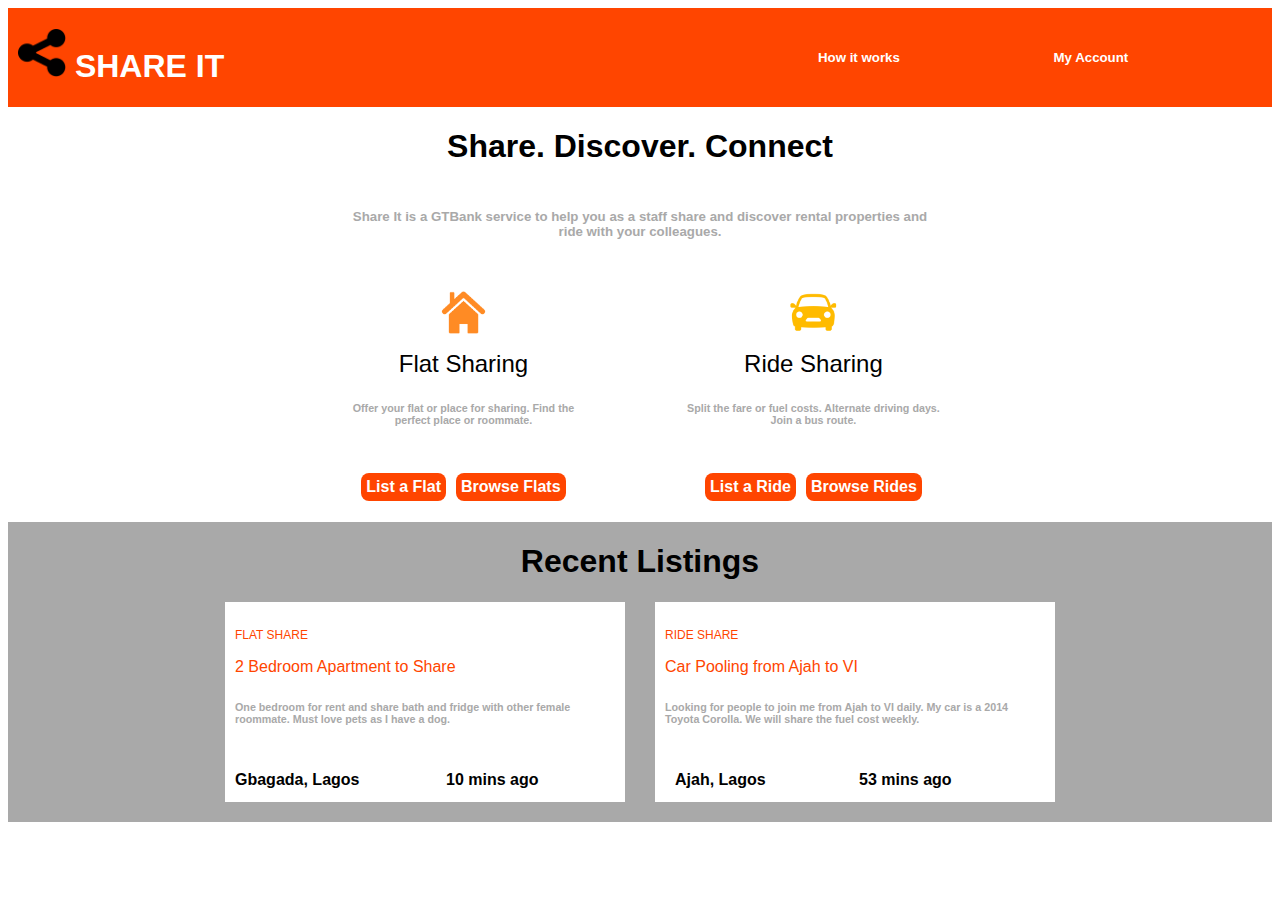
<file: Apartment&Ride/index.html>
<!DOCTYPE html>
<html lang="en">
<head>
<meta charset="UTF-8">
<meta name="viewport" content="width=device-width, initial-scale=1.0">
<meta http-equiv="X-UA-Compatible" content="ie=edge">
    <link href="ride.css" type="text/css" rel="stylesheet" />
	<title>Staff Apartment & Ride Sharing Platform</title>
</head>

	<body>
    <div class="grid">
    <header>
        <div class="Share">
            <h1> <img src="share.png" alt="Share icon" class="shareicon"/>  Share it</h1> 
        </div>
        <div class="How">
            <h5>How it works</h5>
        </div>
        <div class="account">
            <h5>My Account</h5>
        </div>
    </header>
    <div class="middle">
    <div class="row1">
        <h1>Share. Discover. Connect</h1>
    </div>
    <div class="row2">
        <h5>Share It is a GTBank service to help you as a staff share and discover rental properties and ride with your colleagues.</h5>
    </div>
    <div class="box1">
        <h2><img src="house.png" alt="house" class="house"/><br> Flat Sharing</h2>
        <h6>Offer your flat or place for sharing. Find the perfect place or roommate.</h6>
    <div class="hello girls">
        <h4>List a Flat</h4>
        <h4>Browse Flats</h4>
    </div>
    </div>
    <div class="box2">
        <h2><img src="car.png" alt="car" class="car" /><br> Ride Sharing</h2>
        <h6>Split the fare or fuel costs. Alternate driving days. Join a bus route.</h6>
    <div class="hello boys">    
        <h4>List a Ride</h4>
        <h4>Browse Rides</h4>
    </div>
    </div>
    </div>
    <footer>
    <div class="row01">
        <h1>Recent Listings</h1>
    </div>
    
    <div class="box01">
        <h4 class="orange">Flat Share</h4>
        <h3>2 Bedroom Apartment to Share</h3>
        <h6>One bedroom for rent and share bath and fridge with other female roommate. Must love pets as I have a dog.</h6>
    <div class="bottom1">
        <h4>Gbagada, Lagos</h4>
        <h4>10 mins ago</h4>
    </div>
    </div>
    <div class="box02">
        <h4 class="orange">Ride Share</h4>
        <h3>Car Pooling from Ajah to VI</h3>
        <h6>Looking for people to join me from Ajah to VI daily. My car is a 2014 Toyota Corolla. We will share the fuel cost weekly.</h6>
    <div class="bottom2">
        <h4>Ajah, Lagos</h4>
        <h4>53 mins ago</h4>
    </div>
    </div>
    
    </footer>
    </div>
    
</body>
</html>
</file>
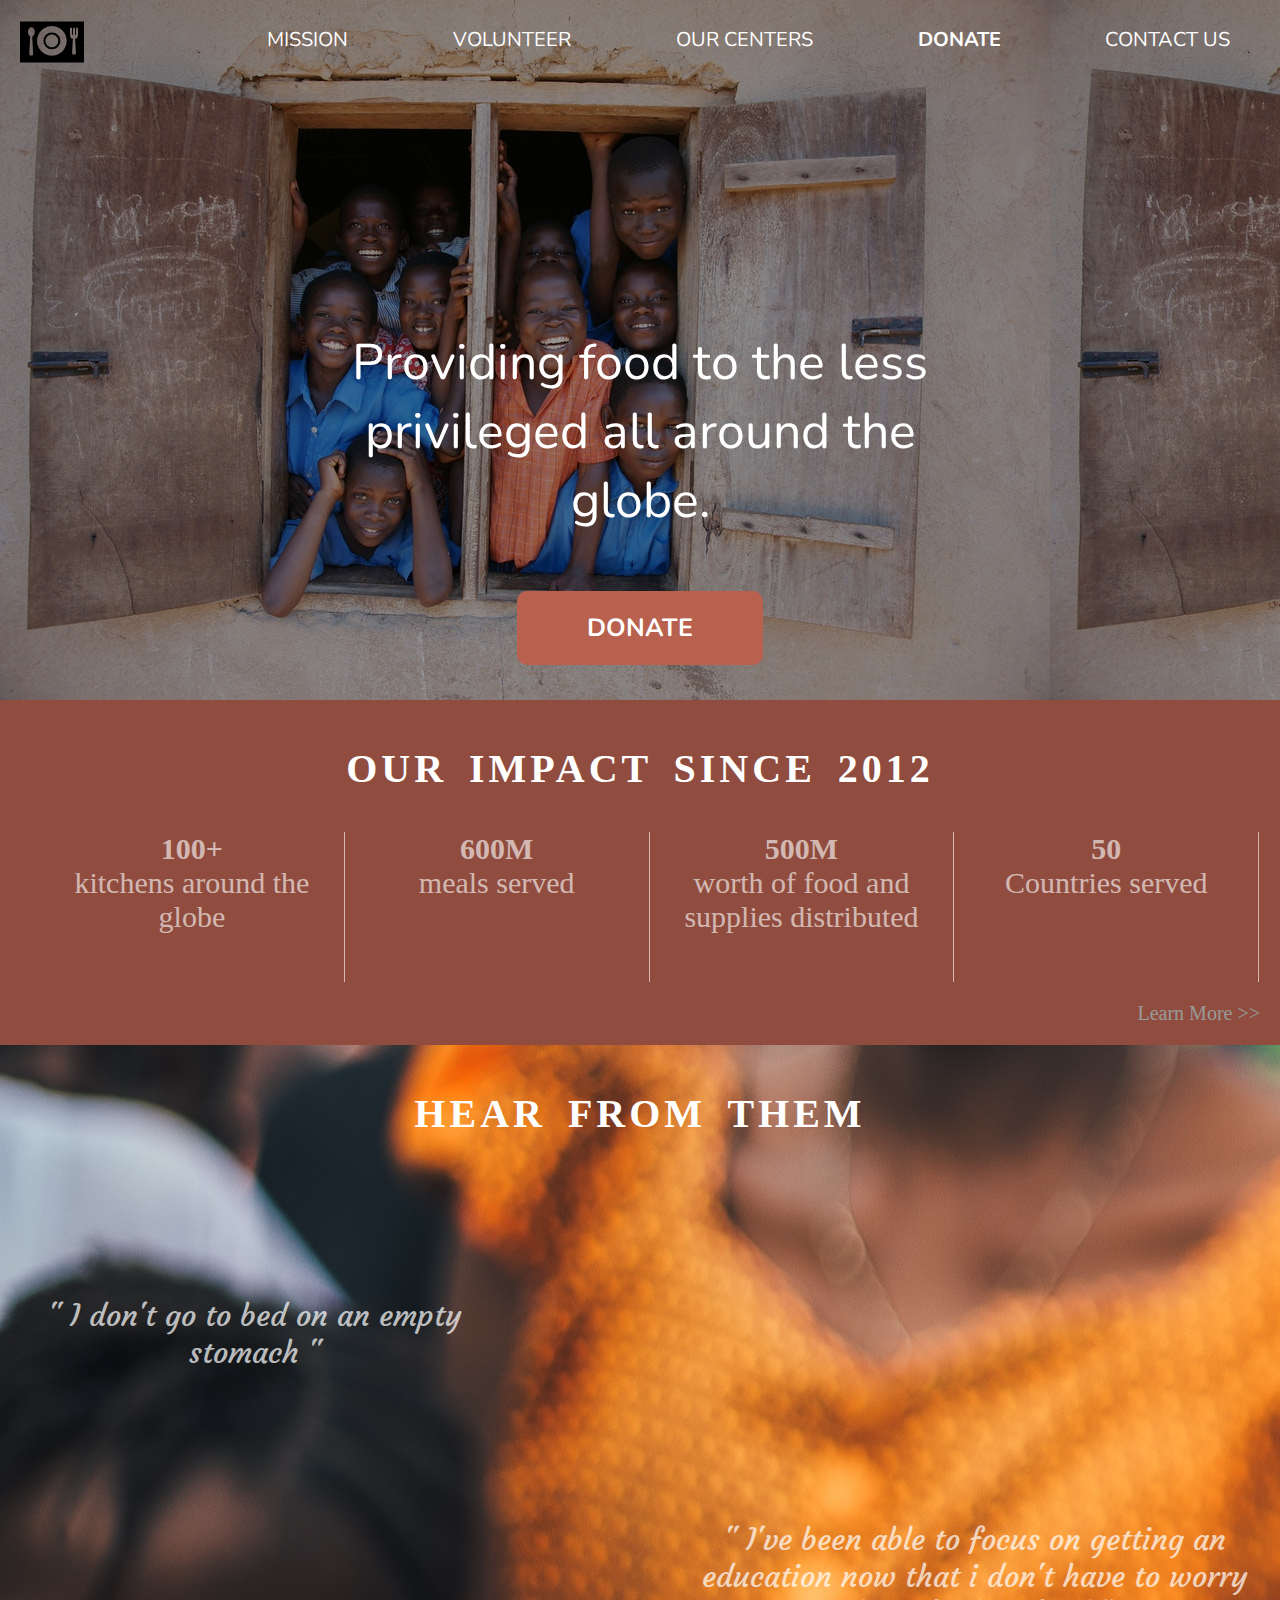
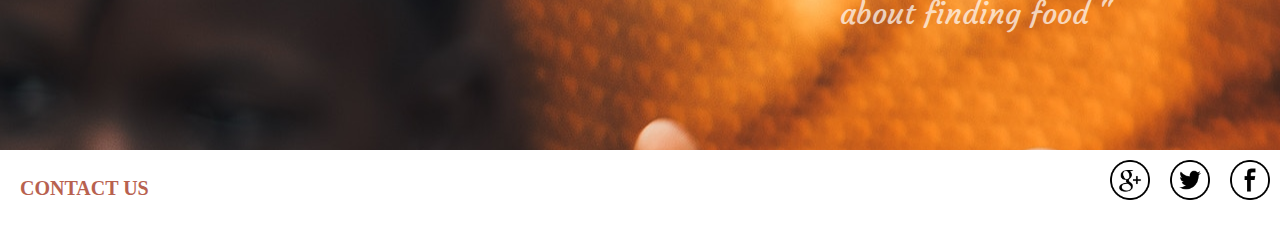
<file: Fam kitchen/homepage.html>
<!DOCTYPE html>
<html>
<head>
	<title>Fam Kitchen</title>
	<link href="https://fonts.googleapis.com/css?family=Nunito" rel="stylesheet">
	<link href="https://fonts.googleapis.com/css?family=Courgette" rel="stylesheet">
	<link href="stylesheet\homepage.css" type="text/css" rel="stylesheet" />
</head>
<body>
	<div class="top">
	<section>
	<div class="header_text">
	<img class="logo" src="images\logo.png" alt="logo"/>
	<ul class="header">
		<li class="ernesto">Mission </li>
		<a href="page2.html"><li class="ernesto volunteer">Volunteer </li></a>
		<li class="ernesto">Our Centers </li>
		<li class="ernesto"><strong>Donate</strong></li>
		<li class="ernesto">Contact Us </li>
	</ul>
	<div class="middle-man">
	<p>Providing food to the less privileged all around the globe. </p>
	<button type="button"><strong>DONATE</strong></button>
	</div>
	</div>
	</section>
	</div>

	<!-- Fareeda wrote everything above this-->
	<!--Sope started from here -->
<section>
	<div class="middle">
	<h3 align="center"> our impact since 2012 </h3>
	<ul>
		<li class="statistics"><b>100+ <br></b> kitchens around the globe</li>
		<li class="statistics"><b>600M <br></b> meals served</li>
		<li class="statistics"><b>500M <br></b> worth of food and supplies distributed</li>
		<li class="statistics"><b>50 <br></b> Countries served</li>
	</ul>
	<a class="learn-more" href target="_blank">Learn More >></a>
	</div>
</section>

<!-- <div class="bottom"> -->
<section class="bottom">
	<h3>HEAR FROM THEM</h3>
	<div class="bottom_text">
	<p class="left-bottom-text">"  I don't go to bed on an empty stomach  "</p>
	<p class="right-bottom-text">"  I've been able to focus on getting an education now that i don't have to worry about finding food  "</p>
	</div>
</section>
<!-- </div> -->
<!-- Sope ended here -->
<!-- Fareeda started here -->
<section>
	<div class="footer">
	<h4 class="contact-us"><strong>CONTACT US</strong></h4>
	<img class="social" src="images\facebook.png" alt="facebook"/>
	<img class="social" src="images\twitter.png" alt="twitter"/>
	<img class="social" src="images\google-plus.png" alt="google plus"/>
	</div>
</section>
<h1>
</body>
</html>
</file>
<file: Apartment&Ride/ride.css>
body {
    font-family: "Helvetica";
}
.grid {
    display: grid;
    grid-template-rows: (3, auto);   
    grid-template-areas: "head"
                         "mid"
                         "foot";
}
header {
    background-color: orangered;
    display: grid;
    grid-template-columns: 800px auto auto;
    grid-template-rows: auto;
    grid-template-areas: "share how account";
    grid-area: head;
    color: white;
    grid-column-gap: 10px;
}
.Share {
    grid-area: share;
    text-transform: uppercase;
    align-self: center;
    padding-left: 10px;
}

.shareicon {
    width: 48px;
    height: 48px;
}

.How {
    grid-area: how;
    align-self: center;
}
.account {
    grid-area: account;
    align-self: center;
}
.middle {
    grid-area: mid;
    display: grid;
    width: 600px;
    justify-self: center;
    grid-template-rows: repeat(3, auto);
    grid-template-columns: repeat(2, auto);
    grid-template-areas: "row1 row1"
                         "row2 row2"
                         "box1 box2";
    grid-column-gap: 100px;
    text-align: center;
}
.row1{
    grid-area: row1;
    text-align: center;
}
.row2 {
    grid-area: row2;
    color: darkgrey;
    text-align:center;
}
.box1 {
    grid-area: box1;
    justify-self: center;
}
.box2 {
    grid-area: box2;
    justify-self: center;
}
footer {
    grid-area: foot;
    display: grid;
    width: 100%;
    grid-template-columns:400px 400px;
    grid-template-rows: auto 200px;
    grid-template-areas: "row01 row01"
                         "box01 box02";
    justify-content: center;
    align-self: center;
    background-color: darkgrey;
    grid-column-gap: 30px;
    padding-bottom: 20px;
}

.row01{
    grid-area: row01;
    text-align: center;
}
.box01 {
    grid-area: box01;
    justify-self: center;
    background-color: white;
    padding: 10px;
}
.box02 {
    grid-area: box02;
    justify-self: center;
    background-color: white;
    padding: 10px;
}
/*
.hello girls {
    display: grid;
    grid-template-columns: repeat(2, auto);
    grid-template-rows: 30px;
}
*/
.hello h4 {
    background-color: orangered;
    color: white;
    padding: 5px;
    border-radius: 8px;
/*    width: 120px;*/
}
h6 {
    color: darkgrey;
}
.hello {
    justify-self: center;
}
.house {
    width:62.5px;
    height: 62.5px;
}
.car {
    width: 62.5px;
    height: 62.5px;
}
h2 {
    font-weight: 200;
}
.orange {
    color: orangered;
    text-transform: uppercase;
    font-weight: 100;
    font-size: 12px;
}
h3 {
    color: orangered;
    font-weight: 100;
    font-size: 16px;
}
.bottom2 {
    display: grid;
    grid-template-columns: repeat(2, auto);
    padding-left: 10px;
}
.bottom1 {
    display: grid;
    grid-template-columns: repeat(2, auto);
    grid-column-gap: 10px;
}

.girls, .boys {
    display: grid;
    grid-template-columns: repeat(2, auto);
    grid-column-gap: 10px;
}
</file>
